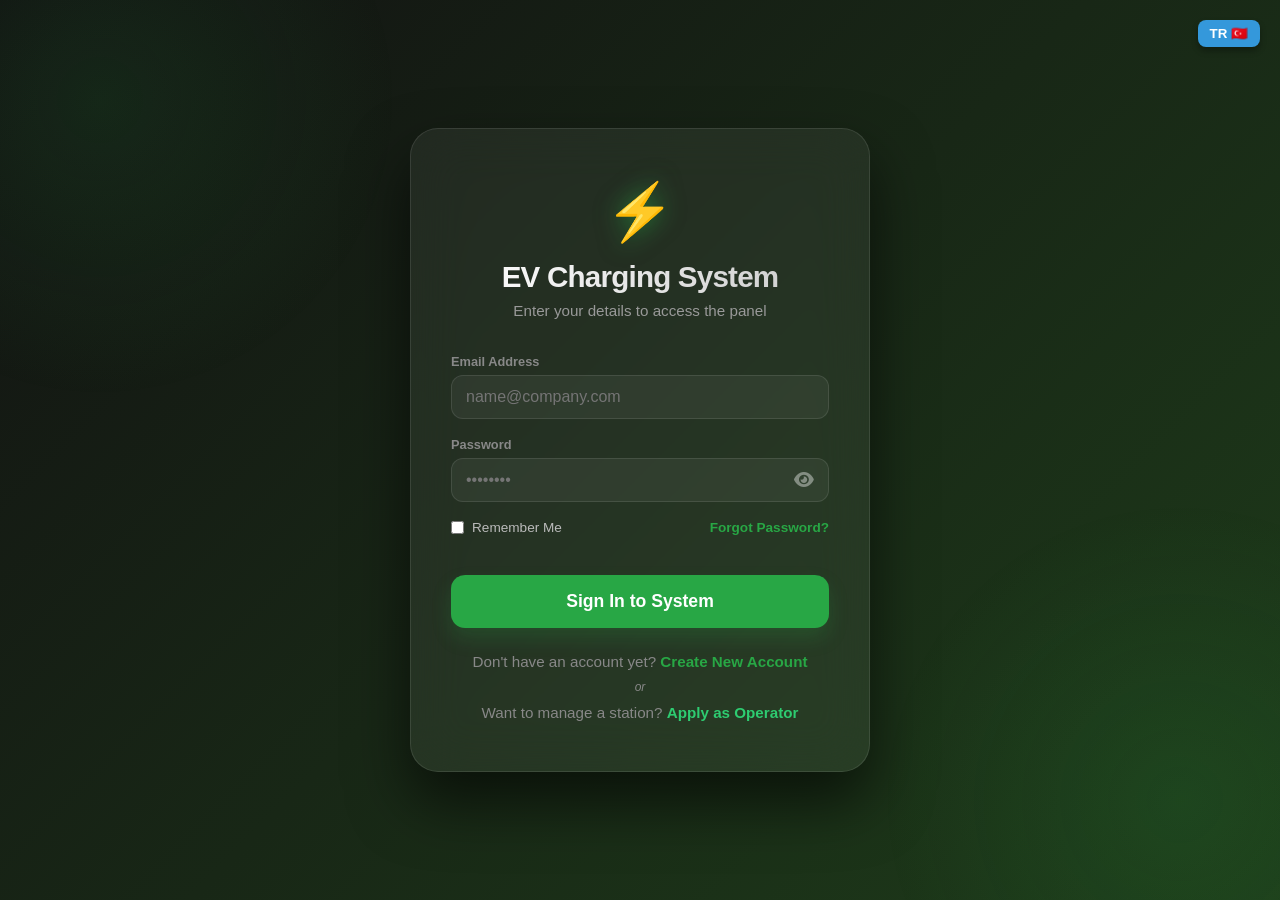
<file: templates/login.html>
<!DOCTYPE html>
<html lang="en">
<head>
    <meta charset="UTF-8">
    <meta name="viewport" content="width=device-width, initial-scale=1.0">
    <title>Sign In | EV Charging Management</title>
    <!-- CSS dosyası bağlama -->
    <link rel="stylesheet" href="/static/style.css">
    <!-- Modern ve temiz yazı tipi -->
    <link href="https://fonts.googleapis.com/css2?family=Inter:wght@300;400;600;700&display=swap" rel="stylesheet">
    <!-- Modern İkon Kütüphanesi -->
    <link rel="stylesheet" href="https://cdnjs.cloudflare.com/ajax/libs/font-awesome/6.0.0/css/all.min.css">
</head>
<body>

    <!-- Arka plan parlama efekti -->
    <div class="background-overlay"></div>

    <div class="login-container">
        <form id="loginForm">
            <div class="login-header">
                <div class="brand-icon">⚡</div>
                <h2>EV Charging System</h2>
                <p>Enter your details to access the panel</p>
            </div>

            <div class="input-wrapper">
                <div class="input-group">
                    <label for="email">Email Address</label>
                    <input type="email" id="email" name="email" required placeholder="name@company.com">
                </div>

                <div class="input-group">
                    <label for="password">Password</label>
                    <div style="position: relative;">
                        <input type="password" id="password" name="password" required placeholder="••••••••">
                        <i class="fas fa-eye" id="toggleLoginPassword" style="position: absolute; right: 15px; top: 50%; transform: translateY(-50%); cursor: pointer; color: rgba(255,255,255,0.4); font-size: 1.1rem; transition: 0.3s;"></i>
                    </div>
                </div>
            </div>

            <div class="form-options">
                <label class="remember-me">
                    <input type="checkbox"> <span>Remember Me</span>
                </label>
                <a href="#" class="forgot-link">Forgot Password?</a>
            </div>

            <button type="submit" id="loginBtn">Sign In to System</button>

            <!-- Hata veya bilgi mesajları -->
            <div id="message"></div>

            <div class="register-section">
                <div class="user-register">
                    <span>Don't have an account yet?</span>
                    <a href="/register">Create New Account</a>
                </div>

                <div class="operator-divider" style="margin: 10px 0; color: #888; font-size: 12px; text-align: center;">or</div>

                <div class="operator-apply">
                    <span>Want to manage a station?</span>
                    <a href="/operator-apply" class="apply-link">Apply as Operator</a>
                </div>
            </div>
        </form>
    </div>

    <div style="position: absolute; top: 20px; right: 20px; z-index: 10;">
    <button onclick="toggleLanguage()" id="langBtn" style="background:#3498db; color:white; border:none; padding:6px 12px; border-radius:8px; font-weight:bold; cursor:pointer; box-shadow: 0 4px 6px rgba(0,0,0,0.3); transition: 0.3s;">
        EN 🇬🇧
    </button>
</div>

    <!-- Backend bağlantısını sağlayan JavaScript -->
    <script src="/static/auth.js"></script>
    <!-- Language desteği -->
    <script src="/static/language.js?v=1"></script>
</body>
</html>
</file>
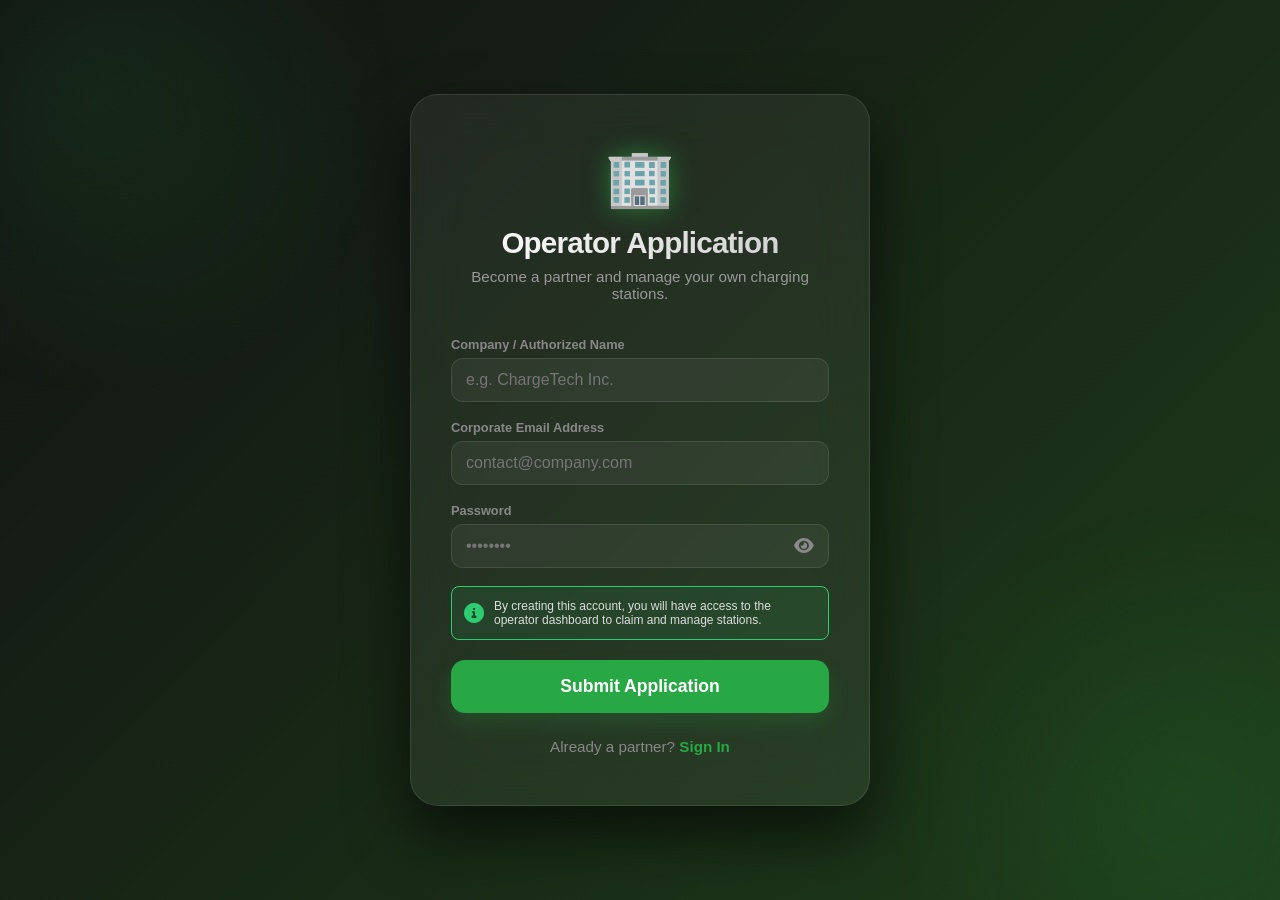
<file: templates/operator_apply.html>
<!DOCTYPE html>
<html lang="en">
<head>
    <meta charset="UTF-8">
    <meta name="viewport" content="width=device-width, initial-scale=1.0">
    <title>Operator Application | EV Charging Management</title>
    <link rel="stylesheet" href="/static/style.css">
    <link href="https://fonts.googleapis.com/css2?family=Inter:wght@300;400;600;700&display=swap" rel="stylesheet">
    <link rel="stylesheet" href="https://cdnjs.cloudflare.com/ajax/libs/font-awesome/6.0.0/css/all.min.css">
</head>
<body>
    <div class="background-overlay"></div>

    <div class="login-container">
        <form id="registerForm">
            <div class="login-header">
                <div class="brand-icon">🏢</div>
                <h2>Operator Application</h2>
                <p>Become a partner and manage your own charging stations.</p>
            </div>

            <div class="input-wrapper">
                <div class="input-group">
                    <label for="full_name">Company / Authorized Name</label>
                    <input type="text" id="full_name" required placeholder="e.g. ChargeTech Inc.">
                </div>

                <div class="input-group">
                    <label for="email">Corporate Email Address</label>
                    <input type="email" id="email" required placeholder="contact@company.com">
                </div>

                <div class="input-group">
                    <label for="reg_password">Password</label>
                    <div style="position: relative;">
                        <input type="password" id="reg_password" required placeholder="••••••••">
                        <i class="fas fa-eye" id="toggleRegisterPassword" style="position: absolute; right: 15px; top: 50%; transform: translateY(-50%); cursor: pointer; color: #888;"></i>
                    </div>
                </div>

                <!-- auth.js'nin okuyacağı role değerini 'operator' olarak sabitliyoruz -->
                <input type="hidden" id="role" value="operator">
            </div>

            <!-- Operatörlere özel bilgilendirme kutusu -->
            <div style="background: rgba(46, 204, 113, 0.1); border: 1px solid #2ecc71; padding: 12px; border-radius: 8px; margin-top: 15px; display: flex; align-items: center; gap: 10px;">
                <i class="fas fa-info-circle" style="color: #2ecc71; font-size: 20px;"></i>
                <p style="font-size: 12px; color: #ddd; margin: 0;">By creating this account, you will have access to the operator dashboard to claim and manage stations.</p>
            </div>

            <button type="submit" id="registerBtn" style="margin-top: 20px;">Submit Application</button>

            <!-- Hata / Başarı mesajı -->
            <div id="message"></div>

            <div class="register-section">
                <span>Already a partner?</span>
                <a href="/login">Sign In</a>
            </div>
        </form>
    </div>

    <!-- Mevcut kayıt işlemlerini yürüten script'i doğrudan kullanıyoruz -->
    <script src="/static/auth.js"></script>
</body>
</html>
</file>
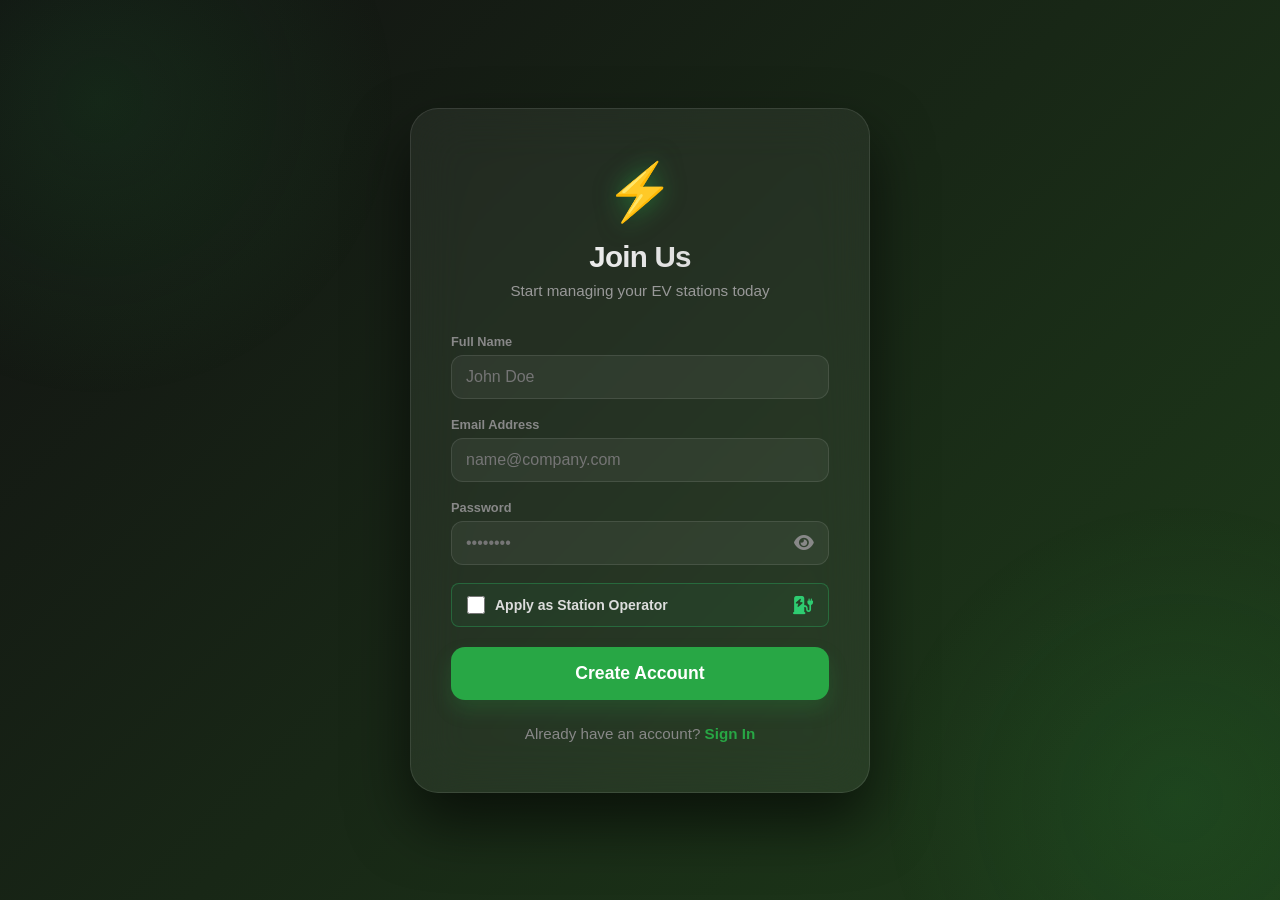
<file: templates/register.html>
<!DOCTYPE html>
<html lang="en">
<head>
    <meta charset="UTF-8">
    <meta name="viewport" content="width=device-width, initial-scale=1.0">
    <title>Create Account | EV Charging Management</title>
    <!-- CSS dosyası bağlama -->
    <link rel="stylesheet" href="/static/style.css">
    <!-- Modern yazı tipi -->
    <link href="https://fonts.googleapis.com/css2?family=Inter:wght@300;400;600;700&display=swap" rel="stylesheet">
    <!-- Modern İkon Kütüphanesi -->
    <link rel="stylesheet" href="https://cdnjs.cloudflare.com/ajax/libs/font-awesome/6.0.0/css/all.min.css">

    <style>
        /* Operatör seçimi için özel şık tasarım */
        .role-toggle {
            display: flex;
            align-items: center;
            gap: 10px;
            padding: 12px 15px;
            background: rgba(46, 204, 113, 0.05);
            border: 1px solid rgba(46, 204, 113, 0.3);
            border-radius: 8px;
            cursor: pointer;
            transition: 0.3s;
            margin-top: 15px;
            color: #ddd;
        }
        .role-toggle:hover {
            background: rgba(46, 204, 113, 0.15);
            border-color: #2ecc71;
        }
        .role-toggle input[type="checkbox"] {
            width: 18px;
            height: 18px;
            accent-color: #2ecc71;
            cursor: pointer;
        }
    </style>
</head>
<body>

    <!-- Arka plan parlama efekti -->
    <div class="background-overlay"></div>

    <div class="login-container">
        <form id="registerForm">
            <div class="login-header">
                <div class="brand-icon">⚡</div>
                <h2>Join Us</h2>
                <p>Start managing your EV stations today</p>
            </div>

            <div class="input-wrapper">
                <div class="input-group">
                    <label for="full_name">Full Name</label>
                    <input type="text" id="full_name" name="full_name" required placeholder="John Doe">
                </div>

                <div class="input-group">
                    <label for="email">Email Address</label>
                    <input type="email" id="email" name="email" required placeholder="name@company.com">
                </div>

                <div class="input-group">
                    <label for="reg_password">Password</label>
                    <div style="position: relative;">
                        <input type="password" id="reg_password" name="password" required placeholder="••••••••">
                        <i class="fas fa-eye" id="toggleRegisterPassword" style="position: absolute; right: 15px; top: 50%; transform: translateY(-50%); cursor: pointer; color: #888;"></i>
                    </div>
                </div>

                <!-- YENİ: ŞIK OPERATÖR SEÇİM ALANI -->
                <label class="role-toggle" for="apply_operator">
                    <input type="checkbox" id="apply_operator">
                    <span style="flex: 1; font-size: 14px; font-weight: 600;">Apply as Station Operator</span>
                    <i class="fas fa-charging-station" style="color: #2ecc71; font-size: 18px;"></i>
                </label>

                <!-- Backend'in beklediği 'role' alanını burada dinamik tutuyoruz -->
                <input type="hidden" name="role" id="role" value="driver">

            </div>

            <button type="submit" id="registerBtn" style="margin-top: 20px;">Create Account</button>

            <!-- Mesaj alanı -->
            <div id="message"></div>

            <div class="register-section">
                <span>Already have an account?</span>
                <a href="/login">Sign In</a>
            </div>
        </form>
    </div>

    <!-- YENİ: CHECKBOX İLE GİZLİ INPUT'U BAĞLAYAN SCRIPT -->
    <script>
        document.getElementById('apply_operator').addEventListener('change', function() {
            // Checkbox işaretliyse 'operator', değilse 'driver' yaz
            document.getElementById('role').value = this.checked ? 'operator' : 'driver';
        });
    </script>

    <!-- JS dosyası -->
    <script src="/static/auth.js"></script>
</body>
</html>
</file>
<file: static/style.css>
/* genel ayar */
* {
    box-sizing: border-box;
    margin: 0;
    padding: 0;
}

body {
    font-family: 'Inter', 'Segoe UI', sans-serif;
    min-height: 100vh;
    background: linear-gradient(135deg, #121212 0%, #1e3c1a 100%);
    color: white;
    overflow-x: hidden;
}

/* arka plan efektleri */
.background-overlay::before,
.background-overlay::after {
    content: "";
    position: fixed;
    width: 600px;
    height: 600px;
    border-radius: 50%;
    background: radial-gradient(circle, rgba(40, 167, 69, 0.12) 0%, rgba(0, 0, 0, 0) 70%);
    z-index: -1;
    animation: float 20s infinite alternate ease-in-out;
}
.background-overlay::before { top: -200px; left: -200px; }
.background-overlay::after { bottom: -200px; right: -200px; animation-delay: -7s; }

@keyframes float {
    from { transform: translate(0, 0); }
    to { transform: translate(100px, 50px); }
}


.login-header {
    text-align: center;
    margin-bottom: 35px;
}

.brand-icon {
    font-size: 3.5rem; /* Boyutu belirginleştirdik */
    margin-bottom: 15px;
    display: inline-block;
    text-shadow: 0 0 25px rgba(40, 167, 69, 0.6); /* Yeşil parlama */
    animation: bounce 2s infinite ease-in-out;
}

@keyframes bounce {
    0%, 100% { transform: translateY(0); }
    50% { transform: translateY(-5px); }
}

.login-header h2 {
    font-size: 1.85rem;
    font-weight: 800; /* Daha kalın ve profesyonel */
    letter-spacing: -0.8px;
    margin-bottom: 8px;
    background: linear-gradient(to right, #fff, #ccc);
    -webkit-background-clip: text;
    -webkit-text-fill-color: transparent;
}

.login-header p {
    color: #999;
    font-size: 0.95rem;
    font-weight: 400;
}


body:has(.login-container) {
    display: flex;
    justify-content: center;
    align-items: center;
    overflow: hidden;
}

.login-container {
    width: 100%;
    max-width: 500px;
    padding: 20px;
    z-index: 10;
}

#loginForm, #registerForm {
    background: rgba(255, 255, 255, 0.06);
    padding: 50px 40px;
    border-radius: 28px; /* Daha yumuşak köşeler */
    border: 1px solid rgba(255, 255, 255, 0.1);
    backdrop-filter: blur(25px);
    box-shadow: 0 30px 60px rgba(0, 0, 0, 0.6);
}

/* buton */
#loginBtn, #registerBtn, button[type="submit"] {
    width: 100%;
    padding: 16px;
    background: #28a745 !important;
    color: white !important;
    border: none;
    border-radius: 14px;
    font-size: 1.1rem;
    font-weight: 700;
    cursor: pointer;
    transition: 0.3s cubic-bezier(0.175, 0.885, 0.32, 1.275);
    margin-top: 15px;
    box-shadow: 0 10px 20px rgba(40, 167, 69, 0.2);
}

#loginBtn:hover, #registerBtn:hover, button[type="submit"]:hover {
    background: #2ecc71 !important;
    transform: translateY(-3px);
    box-shadow: 0 15px 30px rgba(40, 167, 69, 0.4);
}


.input-group { margin-bottom: 22px; }
.input-group label { display: block; margin-bottom: 8px; font-size: 0.9rem; color: #ddd; font-weight: 600; }

.input-group input {
    width: 100%;
    padding: 15px;
    background: rgba(255, 255, 255, 0.05) !important;
    border: 1px solid rgba(255, 255, 255, 0.15);
    border-radius: 12px;
    color: white !important;
    font-size: 1rem;
    transition: 0.3s;
}

.input-group input:focus {
    border-color: #28a745;
    box-shadow: 0 0 15px rgba(40, 167, 69, 0.2);
    outline: none;
}

.input-group div { position: relative; display: flex; align-items: center; }
.input-group i {
    position: absolute;
    right: 18px;
    top: 50%;
    transform: translateY(-50%);
    cursor: pointer;
    color: rgba(255, 255, 255, 0.4);
    font-size: 1.1rem;
    z-index: 100;
}


input::-webkit-contacts-auto-fill-button,
input::-webkit-credentials-auto-fill-button,
input::-ms-reveal,
input::-ms-clear {
    display: none !important;
}

/* dashboard map */
.map-header {
    display: flex;
    justify-content: space-between;
    align-items: center;
    padding: 0 30px;
    background: rgba(18, 18, 18, 0.98);
    border-bottom: 2px solid #28a745;
    height: 80px;
    position: fixed;
    top: 0;
    left: 0;
    width: 100%;
    z-index: 2000;
}

/* Logo ve Başlık */
.brand {
    display: flex;
    align-items: center;
    gap: 15px;
}

.brand h1 {
    font-size: 2.5rem;
    margin: 0;
    color: white;
}

/* Kullanıcı Bilgisi ve Butonlar*/
.user-info {
    display: flex;
    flex-direction: column; /* Hoş geldin yazısı ve butonları üst üste veya yan yana dizer */
    align-items: flex-end; /* Sağ tarafa yaslar */
    gap: 5px;
}

.nav-actions {
    display: flex;
    gap: 10px;
}
/* Navigasyon Butonlarının Genel Yapısı */
.nav-btn {
    padding: 10px 18px;
    border-radius: 10px; /* Daha yumuşak köşeler */
    border: 1px solid rgba(255, 255, 255, 0.1);
    cursor: pointer;
    font-size: 14px;
    font-weight: 600;
    display: flex;
    align-items: center;
    gap: 8px;
    transition: all 0.3s cubic-bezier(0.4, 0, 0.2, 1);
    text-decoration: none;
}

/* Profil Butonu*/
.nav-btn.profile {
    background: rgba(40, 167, 69, 0.15);
    color: #28a745;
    border-color: rgba(40, 167, 69, 0.3);
}

.nav-btn.profile:hover {
    background: #28a745;
    color: white;
    box-shadow: 0 4px 15px rgba(40, 167, 69, 0.3);
    transform: translateY(-2px);
}

/* Çıkış Butonu */
.nav-btn.logout {
    background: rgba(220, 53, 69, 0.1);
    color: #dc3545;
    border-color: rgba(220, 53, 69, 0.2);
}

.nav-btn.logout:hover {
    background: #dc3545;
    color: white;
    box-shadow: 0 4px 15px rgba(220, 53, 69, 0.3);
    transform: translateY(-2px);
}
.signup-text {
    margin-top: 20px !important;
    display: flex;
    flex-direction: column; /* Linkleri alt alta ama düzenli dizer */
    gap: 8px;
    align-items: center;
}

.operator-divider {
    color: #666;
    font-size: 0.8rem;
    font-style: italic;
    margin: 2px 0;
}

.apply-link {
    color: #2ecc71 !important; /* Temadaki yeşil ile uyumlu */
    text-decoration: none;
    font-weight: 600;
    font-size: 0.95rem;
}

.apply-link:hover {
    text-decoration: underline;
    color: #27ae60 !important;
}

/* İkonların boyutu */
.nav-btn i {
    font-size: 1.1rem;
}

/* Haritanın Header altında kalmasını garantiler */
#map {
    position: absolute;
    top: 80px; /* Header yüksekliği ile aynı olmalı */
    left: 0;
    right: 0;
    bottom: 0;
    height: calc(100vh - 80px) !important;
    z-index: 1;
}


.form-options {
    display: flex;
    justify-content: space-between;
    align-items: center;
    margin-bottom: 25px;
    font-size: 0.85rem;
}
/* --- GENEL AYARLAR --- */
* {
    box-sizing: border-box;
    margin: 0;
    padding: 0;
}

body {
    background-color: #0b110e;
    font-family: 'Segoe UI', Roboto, Helvetica, Arial, sans-serif;
    color: white;
}

.profile-container {
    display: flex;
    justify-content: center;
    align-items: center;
    min-height: 100vh;
    padding: 20px;
}

/* --- KART TASARIMI --- */
.profile-card {
    background: rgba(255, 255, 255, 0.05);
    backdrop-filter: blur(15px);
    border: 1px solid rgba(46, 204, 113, 0.3);
    border-radius: 24px;
    padding: 35px;
    width: 100%;
    max-width: 420px; /* Yayılmayı engelleyen ideal genişlik */
    box-shadow: 0 20px 40px rgba(0, 0, 0, 0.4);
    text-align: center;
}

/* --- NAVİGASYON (GERİ BUTONU) --- */
.view-header {
    display: flex;
    justify-content: flex-start;
    margin-bottom: 15px;
}

.btn-back {
    background: transparent;
    border: none;
    color: #2ecc71;
    font-size: 0.9rem;
    font-weight: 600;
    cursor: pointer;
    display: flex;
    align-items: center;
    gap: 8px;
    transition: 0.3s ease;
}

.btn-back:hover {
    color: #28a745;
    transform: translateX(-3px);
}

/* --- PROFİL BAŞLIĞI VE AVATAR --- */
.profile-header {
    text-align: center;
    margin-bottom: 25px;
}

.avatar-circle {
    width: 75px;
    height: 75px;
    background: linear-gradient(135deg, #28a745, #2ecc71);
    border-radius: 50%;
    display: flex;
    align-items: center;
    justify-content: center;
    margin: 0 auto 15px;
    font-size: 2rem;
    font-weight: 800;
    color: white;
    box-shadow: 0 0 20px rgba(40, 167, 69, 0.3);
}

.role-badge {
    display: inline-block;
    padding: 4px 12px;
    border-radius: 20px;
    font-size: 0.75rem;
    font-weight: 600;
    background: rgba(255, 255, 255, 0.1);
    margin-top: 5px;
}

.role-driver { background: #28a745; color: white; }
.role-operator { background: #3498db; color: white; }
.status-pending { background: #f1c40f; color: #000; }

/* --- BİLGİ ALANLARI --- */
.info-row {
    display: grid;
    grid-template-columns: 1fr 1fr;
    gap: 15px;
    margin-bottom: 20px;
}

.info-block {
    text-align: left;
    padding: 10px;
}

.info-block label {
    font-size: 0.65rem;
    text-transform: uppercase;
    color: #666;
    margin-bottom: 5px;
    display: block;
}

.info-block span {
    font-size: 0.9rem;
    color: #ddd;
}

/* --- CÜZDAN VE ARAÇLAR --- */
.wallet-box {
    background: rgba(40, 167, 69, 0.1);
    padding: 8px;
    border-radius: 10px;
    border: 1px solid rgba(40, 167, 69, 0.2);
    text-align: center;
}

.vehicle-section { margin-top: 25px; }

.section-header {
    display: flex;
    justify-content: space-between;
    align-items: center;
    margin-bottom: 10px;
}

.vehicle-grid {
    background: rgba(0, 0, 0, 0.2);
    padding: 12px;
    border-radius: 16px;
    min-height: 50px;
}

/* --- DİNAMİK DURUM ALANI (GİT-GEL ENGELLEYİCİ) --- */
.status-section {
    min-height: 110px; /* Kartın boyutu değişmesin diye rezerve alan */
    display: flex;
    flex-direction: column;
    justify-content: center;
    margin-top: 20px;
}

/* --- FORM VE INPUTLAR --- */
.input-group {
    width: 100%;
    margin-bottom: 18px;
    text-align: left;
}

.input-group label {
    font-size: 0.8rem;
    color: #888;
    margin-bottom: 6px;
    display: block;
}

.input-group input,
.input-group select {
    width: 100%;
    padding: 12px 14px;
    background: rgba(255, 255, 255, 0.05);
    border: 1px solid rgba(255, 255, 255, 0.1);
    border-radius: 12px;
    color: white;
    transition: 0.3s;
}

.input-group input:focus {
    border-color: #2ecc71;
    outline: none;
    background: rgba(46, 204, 113, 0.05);
}

/* --- BUTONLAR --- */
.btn-action {
    width: 100%;
    padding: 14px;
    border-radius: 12px;
    font-weight: 700;
    font-size: 0.95rem;
    cursor: pointer;
    border: none;
    transition: 0.3s cubic-bezier(0.4, 0, 0.2, 1);
    display: block;
    text-align: center;
}

.btn-apply {
    background-color: #28a745;
    color: white;
    box-shadow: 0 4px 15px rgba(40, 167, 69, 0.2);
}

.btn-apply:hover {
    background-color: #2ecc71;
    transform: translateY(-2px);
    box-shadow: 0 6px 20px rgba(40, 167, 69, 0.4);
}

.btn-logout {
    background: transparent;
    border: 1px solid rgba(231, 76, 60, 0.4) !important;
    color: #e74c3c;
    margin-top: 15px;
}

.btn-logout:hover {
    background: rgba(231, 76, 60, 0.1);
    border-color: #e74c3c !important;
}

.btn-add-mini {
    background: rgba(40, 167, 69, 0.2);
    color: #2ecc71;
    border: 1px solid #2ecc71;
    padding: 4px 10px;
    border-radius: 8px;
    font-size: 0.75rem;
    font-weight: bold;
    cursor: pointer;
    transition: 0.2s;
}

.btn-add-mini:hover {
    background: #28a745;
    color: white;
}

/* --- ANİMASYONLAR --- */
#profileView, #addView {
    animation: fadeIn 0.4s ease-out;
}

@keyframes fadeIn {
    from { opacity: 0; transform: translateY(8px); }
    to { opacity: 1; transform: translateY(0); }
}
/* otomatik doldurma sırasında arka planın değişmesini engelleme*/
input:-webkit-autofill,
input:-webkit-autofill:hover,
input:-webkit-autofill:focus,
input:-webkit-autofill:active {
    -webkit-box-shadow: 0 0 0 40px #1e2d1c inset !important;
    -webkit-text-fill-color: white !important;
    transition: background-color 5000s ease-in-out 0s;
}

.remember-me { display: flex; align-items: center; gap: 8px; color: #bbb; cursor: pointer; }
.forgot-link, .register-section a { color: #28a745; text-decoration: none; font-weight: 600; }
.register-section { text-align: center; margin-top: 25px; color: #888; font-size: 0.95rem; }


/* =========================================================
   MODAL TASARIMLARI (Rezervasyon & Custom Alert)
========================================================= */

/* Arka plan karartması ve merkeze hizalama */
.custom-modal-overlay {
    position: fixed;
    top: 0;
    left: 0;
    width: 100vw;
    height: 100vh;
    background: rgba(0, 0, 0, 0.7); /* Arkası karartılmış */
    backdrop-filter: blur(5px);     /* Modern cam efekti */
    z-index: 9999;                  /* Haritanın üstünde çıksın */
    display: flex;
    justify-content: center;
    align-items: center;
    animation: fadeInModal 0.3s ease-out;
}

/* Modal Kutusu */
.custom-modal-box {
    background: #1a2922; /* Koyu yeşil-siyah arası şık arka plan */
    border: 1px solid rgba(40, 167, 69, 0.4);
    border-radius: 20px;
    width: 380px;
    padding: 30px;
    box-shadow: 0 15px 40px rgba(0, 0, 0, 0.8);
    color: white;
}

/* Alert Modalı için biraz daha dar bir kutu */
.alert-box {
    width: 320px;
    text-align: center;
}

/* Modal Başlığı */
.modal-title {
    margin-top: 0;
    margin-bottom: 20px;
    color: #2ecc71; /* Belirgin yeşil vurgu */
    border-bottom: 1px solid rgba(255, 255, 255, 0.1);
    padding-bottom: 12px;
    font-size: 1.3rem;
    font-weight: 700;
}

/* Input ve Select Form Elemanları */
.form-group {
    margin-bottom: 15px;
    text-align: left;
}

.form-group label {
    display: block;
    font-size: 0.85rem;
    font-weight: 600;
    color: #b3c5bd;
    margin-bottom: 6px;
}

.form-input {
    width: 100%;
    padding: 12px;
    background: rgba(255, 255, 255, 0.05);
    border: 1px solid rgba(255, 255, 255, 0.15);
    border-radius: 10px;
    color: white;
    font-size: 1rem;
    transition: all 0.3s ease;
}

/* Select elementinin içi (option'lar) karanlık modda okunabilsin diye */
.form-input option {
    background-color: #1a2922;
    color: white;
}

.form-input:focus {
    border-color: #28a745;
    outline: none;
    box-shadow: 0 0 10px rgba(40, 167, 69, 0.2);
    background: rgba(40, 167, 69, 0.05);
}

/* Yan yana duran saat inputları için */
.time-group {
    display: flex;
    justify-content: space-between;
    gap: 15px;
}

.half-width {
    width: 48%;
}

/* Provizyon Uyarısı */
.provision-note {
    font-size: 0.75rem;
    color: #95a5a6;
    line-height: 1.4;
    margin-bottom: 20px;
    font-style: italic;
}

/* Dolu saatleri gösteren kırmızı bilgi kutusu */
.schedule-box {
    margin-bottom: 15px;
    padding: 12px;
    background: rgba(231, 76, 60, 0.1);
    border: 1px solid rgba(231, 76, 60, 0.3);
    border-radius: 10px;
}

.schedule-box label {
    display: block;
    font-size: 0.85rem;
    font-weight: bold;
    color: #e74c3c;
    margin-bottom: 5px;
}

.occupied-times {
    font-size: 0.85rem;
    color: #ff7675;
    font-weight: bold;
}

/* Modal Buton Bölümü */
.modal-actions {
    display: flex;
    justify-content: space-between;
    gap: 15px;
    margin-top: 10px;
}

/* Modal Buton Tasarımları */
.btn-cancel, .btn-confirm {
    flex: 1;
    padding: 12px 0;
    border: none;
    border-radius: 10px;
    font-size: 1rem;
    font-weight: bold;
    cursor: pointer;
    transition: all 0.3s ease;
}

.btn-cancel {
    background: rgba(255, 255, 255, 0.1);
    color: #ddd;
}

.btn-cancel:hover {
    background: rgba(255, 255, 255, 0.2);
    color: white;
}

.btn-confirm {
    background: #28a745;
    color: white;
    box-shadow: 0 4px 15px rgba(40, 167, 69, 0.3);
}

.btn-confirm:hover {
    background: #2ecc71;
    transform: translateY(-2px);
    box-shadow: 0 6px 20px rgba(40, 167, 69, 0.5);
}

/* Animasyon */
@keyframes fadeInModal {
    from { opacity: 0; transform: scale(0.95); }
    to { opacity: 1; transform: scale(1); }
}
</file>
